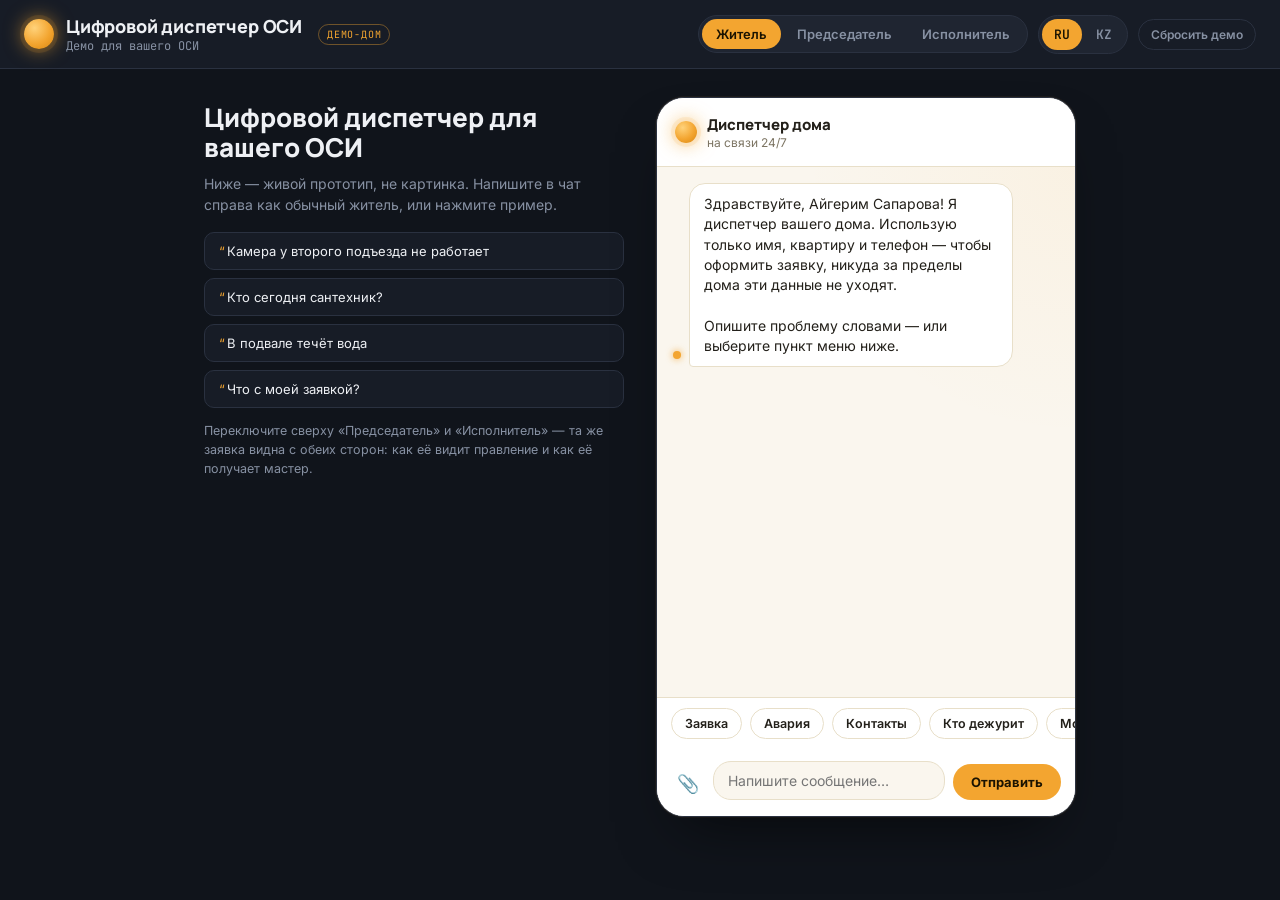
<file: index.html>
<!DOCTYPE html>
<html lang="ru">
<head>
  <meta charset="UTF-8" />
  <meta name="viewport" content="width=device-width, initial-scale=1.0" />
  <title>Цифровой диспетчер ОСИ</title>
  <link rel="preconnect" href="https://fonts.googleapis.com">
  <link rel="preconnect" href="https://fonts.gstatic.com" crossorigin>
  <link href="https://fonts.googleapis.com/css2?family=Manrope:wght@500;700;800&family=Inter:wght@400;500;600&family=JetBrains+Mono:wght@400;600&display=swap" rel="stylesheet">
  <link rel="stylesheet" href="style.css" />
</head>
<body>
  <div class="app" id="app" data-view="resident">

    <header class="topbar">
      <div class="brand">
        <span class="lamp-mark" aria-hidden="true"></span>
        <div class="brand-text">
          <div class="brand-name" id="appName"></div>
          <div class="brand-house" id="houseTag"></div>
        </div>
        <span class="badge" id="demoBadge"></span>
      </div>
      <div class="topbar-controls">
        <div class="switch view-switch">
          <button type="button" data-view="resident" class="active"></button>
          <button type="button" data-view="chairman"></button>
          <button type="button" data-view="staff"></button>
        </div>
        <div class="switch lang-switch">
          <button type="button" data-lang="ru">RU</button>
          <button type="button" data-lang="kz">KZ</button>
        </div>
        <button type="button" class="ghost-btn small" id="resetBtn"></button>
      </div>
    </header>

    <main class="stage">

      <section class="resident-view">
        <div class="resident-layout">
          <aside class="pitch-panel">
            <h1 class="pitch-title" id="pitchTitle"></h1>
            <p class="pitch-lead" id="pitchLead"></p>

            <div class="pitch-examples" id="pitchExamples"></div>

            <p class="pitch-hint" id="pitchHintViews"></p>
          </aside>

          <div class="phone">
            <div class="phone-header">
              <span class="lamp-mark small" aria-hidden="true"></span>
              <div>
                <div class="phone-title" id="chatTitle"></div>
                <div class="phone-status" id="chatOnline"></div>
              </div>
            </div>

            <div class="chat-window" id="chatWindow" aria-live="polite"></div>

            <div class="quick-menu" id="quickMenu"></div>

            <form class="composer" id="chatForm">
              <button type="button" class="icon-btn" id="attachBtn">📎</button>
              <input type="file" id="attachInput" accept="image/*" hidden>
              <label class="sr-only" for="messageInput">Сообщение</label>
              <textarea id="messageInput" rows="1"></textarea>
              <button type="submit" id="sendBtn" class="send-btn"></button>
            </form>
          </div>
        </div>
      </section>

      <section class="chairman-view">
        <div class="stat-row">
          <div class="stat-card" id="statNeedsAttention"><div class="stat-num">0</div><div class="stat-label"></div></div>
          <div class="stat-card" id="statInProgress"><div class="stat-num">0</div><div class="stat-label"></div></div>
          <div class="stat-card stat-warn" id="statOverdue"><div class="stat-num">0</div><div class="stat-label"></div></div>
          <div class="stat-card" id="statClosedToday"><div class="stat-num">0</div><div class="stat-label"></div></div>
          <button type="button" class="ai-summary-btn" id="aiSummaryBtn"></button>
        </div>

        <nav class="chair-tabs">
          <button type="button" data-tab="board" class="active" id="tabBoardBtn"></button>
          <button type="button" data-tab="directory" id="tabDirectoryBtn"></button>
          <button type="button" data-tab="audit" id="tabAuditLabel"></button>
        </nav>

        <div class="chair-panel active" data-panel="board">
          <div class="board-layout">
            <div class="board-main">
              <div class="filters">
                <select id="filterCategory"></select>
                <select id="filterStatus"></select>
              </div>
              <div class="req-list" id="requestsList"></div>
            </div>
            <aside class="board-side">
              <h3 id="dutyTodayHeader"></h3>
              <div class="duty-list" id="dutyList"></div>
            </aside>
          </div>
        </div>

        <div class="chair-panel" data-panel="directory">
          <div class="dir-grid">
            <div class="dir-block">
              <h3 id="directoryContactsLabel"></h3>
              <div class="dir-list" id="contactsEditor"></div>
              <form class="dir-add-form" id="contactAddForm">
                <input id="contactLabelInput" required>
                <input id="contactPhoneInput" required>
                <button type="submit" id="contactAddBtn"></button>
              </form>
            </div>

            <div class="dir-block">
              <h3 id="directoryStaffLabel"></h3>
              <div class="dir-list" id="staffEditor"></div>
              <form class="dir-add-form" id="staffAddForm">
                <input id="staffNameInput" required>
                <input id="staffRoleInput" required>
                <input id="staffPhoneInput" required>
                <button type="submit" id="staffAddBtn"></button>
              </form>
            </div>

            <div class="dir-block">
              <h3 id="directoryFaqLabel"></h3>
              <div class="dir-list" id="faqEditor"></div>
              <form class="dir-add-form" id="faqAddForm">
                <input id="faqQuestionInput" required>
                <input id="faqAnswerInput" required>
                <input id="faqKeywordsInput" required>
                <button type="submit" id="faqAddBtn"></button>
              </form>
            </div>

            <div class="dir-block">
              <h3 id="directoryAnnouncementsLabel"></h3>
              <div class="dir-list" id="announcementsEditor"></div>
              <form class="dir-add-form" id="annAddForm">
                <input id="annTitleInput" required>
                <input id="annTextInput" required>
                <input type="date" id="annDateInput">
                <button type="submit" id="annAddBtn"></button>
              </form>
            </div>
          </div>
        </div>

        <div class="chair-panel" data-panel="audit">
          <div class="audit-list" id="auditList"></div>
        </div>
      </section>

      <section class="staff-view">
        <div class="staff-head">
          <label for="staffPersona"><span id="staffPersonaLabel"></span>
            <select id="staffPersona"></select>
          </label>
          <span class="staff-onduty" id="staffOnDutyBadge"></span>
        </div>

        <div class="staff-section">
          <h3 id="staffNewHeader"></h3>
          <div class="staff-cards" id="staffNewCards"></div>
        </div>
        <div class="staff-section">
          <h3 id="staffActiveHeader"></h3>
          <div class="staff-cards" id="staffActiveCards"></div>
        </div>
        <div class="staff-section">
          <h3 id="staffDoneHeader"></h3>
          <div class="staff-cards" id="staffDoneCards"></div>
        </div>
      </section>

    </main>
  </div>

  <div class="modal" id="requestModal">
    <div class="modal-card">
      <div class="modal-head">
        <h3 id="modalTitle"></h3>
      </div>
      <div class="modal-meta" id="modalMeta"></div>
      <p class="modal-text" id="modalText"></p>
      <div class="modal-ai-note" id="modalAiNote"></div>

      <div class="modal-override-label" id="modalOverrideLabel"></div>
      <div class="modal-fields">
        <label><span id="modalCategoryLabel"></span><select id="modalCategory"></select></label>
        <label><span id="modalAssigneeLabel"></span><select id="modalAssignee"></select></label>
        <label><span id="modalStatusLabel"></span><select id="modalStatus"></select></label>
      </div>

      <h4 id="requestCardHistory"></h4>
      <div class="modal-history" id="modalHistory"></div>

      <div class="modal-actions">
        <button type="button" id="modalCloseBtn" class="ghost-btn"></button>
        <button type="button" id="modalSaveBtn" class="primary-btn"></button>
      </div>
    </div>
  </div>

  <div class="modal" id="aiSummaryModal">
    <div class="modal-card">
      <div class="modal-head">
        <h3 id="aiSummaryHeading"></h3>
      </div>
      <pre class="ai-summary-body" id="aiSummaryBody"></pre>
      <div class="modal-actions">
        <button type="button" id="aiSummaryCloseBtn" class="primary-btn"></button>
      </div>
    </div>
  </div>

  <script src="data.js"></script>
  <script src="ai.js"></script>
  <script src="strings.js"></script>
  <script src="app.js"></script>
</body>
</html>
</file>
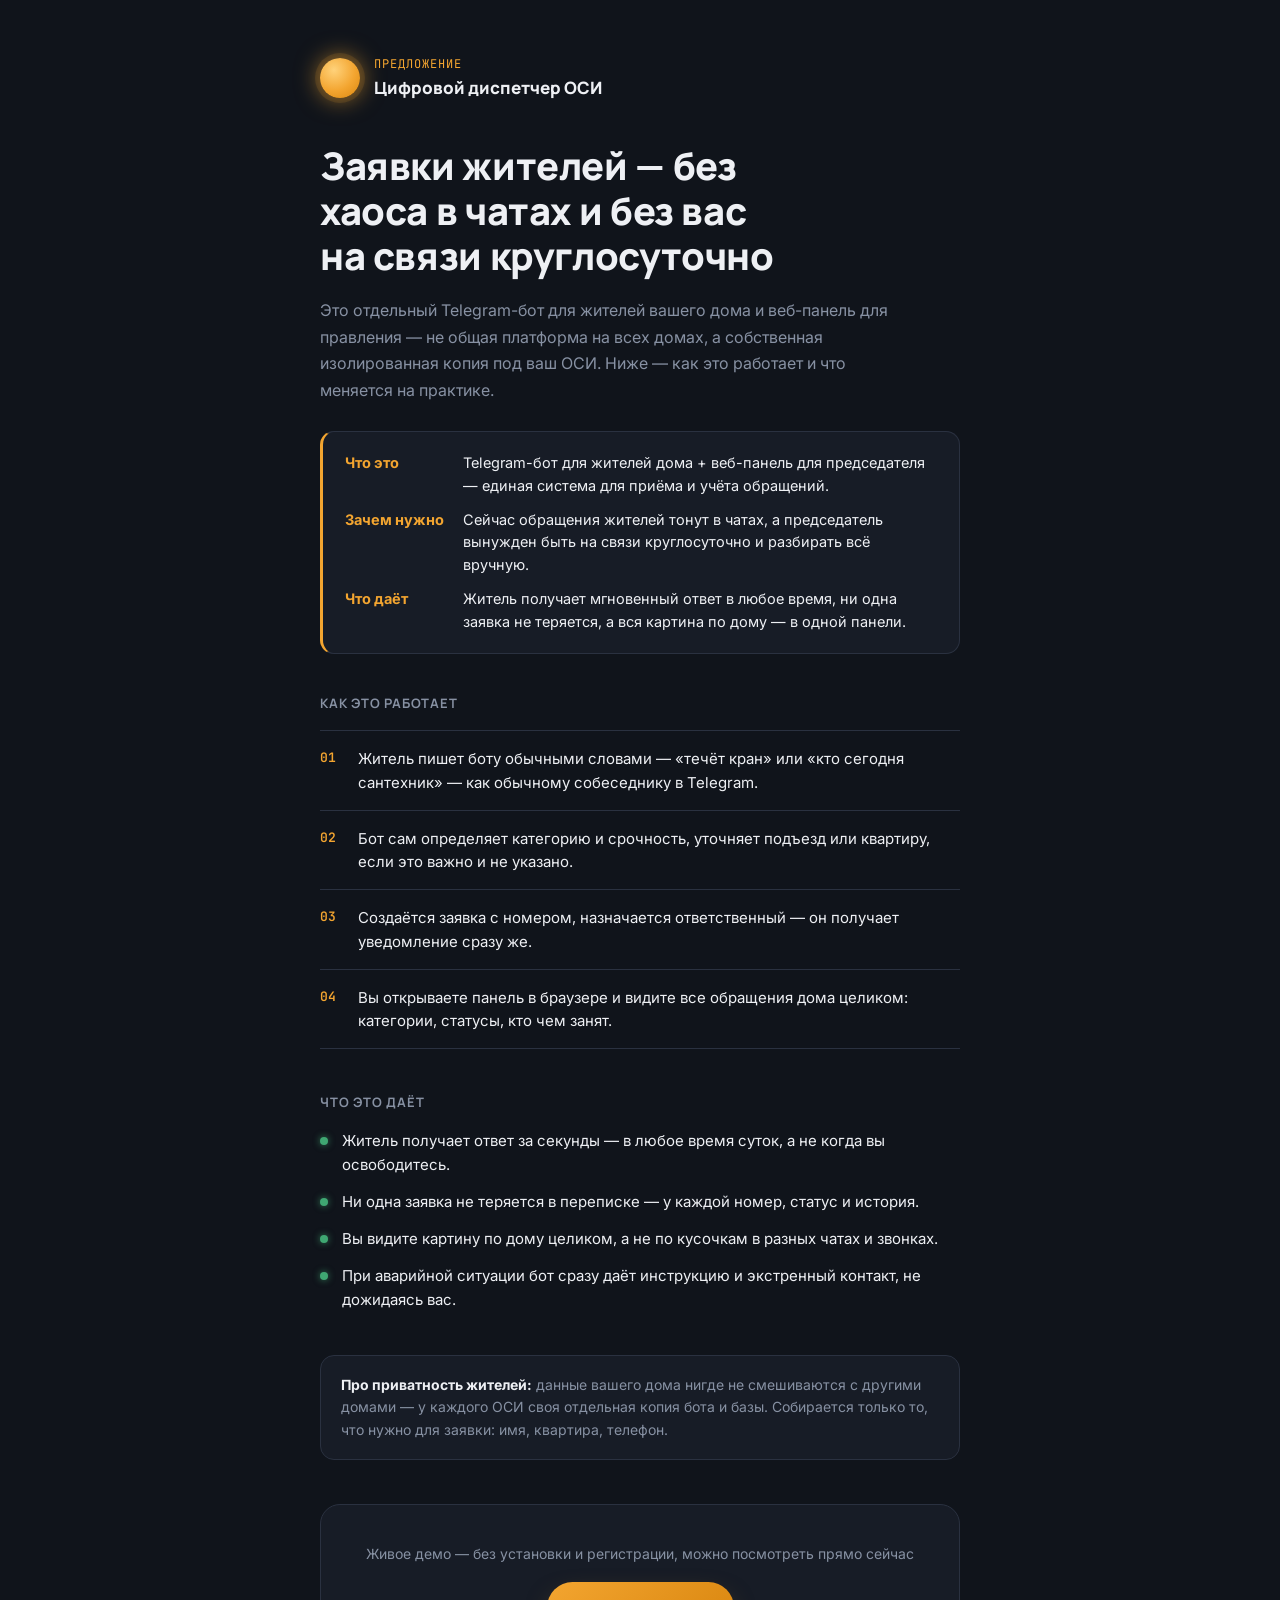
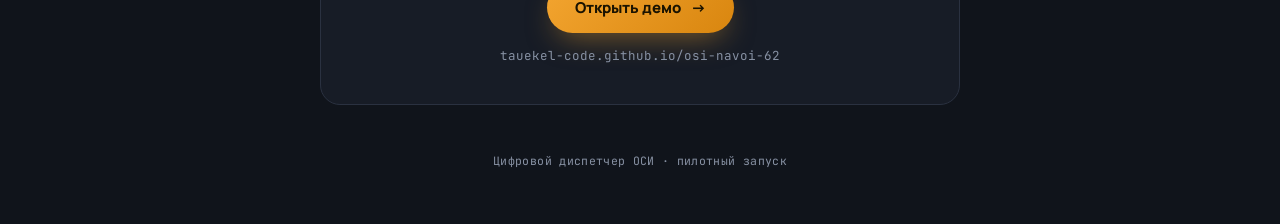
<file: proposal.html>
<!DOCTYPE html>
<html lang="ru">
<head>
  <meta charset="UTF-8" />
  <meta name="viewport" content="width=device-width, initial-scale=1.0" />
  <title>Предложение: диспетчер ОСИ</title>
  <link rel="preconnect" href="https://fonts.googleapis.com">
  <link rel="preconnect" href="https://fonts.gstatic.com" crossorigin>
  <link href="https://fonts.googleapis.com/css2?family=Manrope:wght@500;700;800&family=Inter:wght@400;500;600&family=JetBrains+Mono:wght@400;600&display=swap" rel="stylesheet">
  <style>
    :root {
      --ink: #10141b;
      --ink-2: #171c26;
      --ink-3: #1f2531;
      --ink-line: #2a3140;
      --ink-text: #eef0f4;
      --ink-text-mute: #8791a3;
      --amber: #f3a530;
      --amber-2: #d9860f;
      --amber-soft: rgba(243, 165, 48, 0.14);
      --calm: #3fa772;
      --font-display: 'Manrope', 'Segoe UI', sans-serif;
      --font-body: 'Inter', 'Segoe UI', sans-serif;
      --font-mono: 'JetBrains Mono', 'Consolas', monospace;
    }

    * { box-sizing: border-box; }

    body {
      background: var(--ink);
      color: var(--ink-text);
      font-family: var(--font-body);
      margin: 0;
      padding-inline: 20px;
      padding-block: 56px;
    }

    .page {
      max-width: 640px;
      margin: 0 auto;
    }

    .lamp {
      --size: 40px;
      width: var(--size); height: var(--size); border-radius: 50%;
      flex: none;
      background: radial-gradient(circle at 35% 30%, #ffd27a, var(--amber) 55%, var(--amber-2) 100%);
      box-shadow: 0 0 0 5px rgba(243,165,48,0.12), 0 0 22px 3px rgba(243,165,48,0.55);
      animation: breathe 3.4s ease-in-out infinite;
    }
    @media (prefers-reduced-motion: reduce) { .lamp { animation: none; } }
    @keyframes breathe {
      0%, 100% { box-shadow: 0 0 0 5px rgba(243,165,48,0.12), 0 0 16px 1px rgba(243,165,48,0.45); }
      50% { box-shadow: 0 0 0 7px rgba(243,165,48,0.16), 0 0 26px 5px rgba(243,165,48,0.75); }
    }

    header.top {
      display: flex; align-items: center; gap: 14px;
      margin-bottom: 44px;
    }
    .top-text .eyebrow {
      font-family: var(--font-mono); font-size: 12px; letter-spacing: 0.08em; text-transform: uppercase;
      color: var(--amber); margin: 0 0 4px;
    }
    .top-text .house {
      font-family: var(--font-display); font-weight: 800; font-size: 17px; margin: 0;
    }

    h1 {
      font-family: var(--font-display); font-weight: 800; font-size: clamp(28px, 5vw, 38px);
      line-height: 1.18; letter-spacing: -0.01em; margin: 0 0 20px;
      text-wrap: balance;
    }

    p.lead {
      font-size: 16px; line-height: 1.65; color: var(--ink-text-mute); margin: 0 0 28px;
      max-width: 58ch;
    }

    .tldr {
      background: var(--ink-2); border: 1px solid var(--ink-line); border-left: 3px solid var(--amber);
      border-radius: 14px; padding: 20px 22px; margin-bottom: 40px;
      display: flex; flex-direction: column; gap: 12px;
    }
    .tldr-row { display: flex; gap: 10px; font-size: 14.5px; line-height: 1.55; }
    .tldr-row b { flex: none; color: var(--amber); font-weight: 700; min-width: 108px; }
    .tldr-row span { color: var(--ink-text); }

    section { margin-bottom: 44px; }

    h2 {
      font-family: var(--font-display); font-weight: 700; font-size: 13px;
      letter-spacing: 0.06em; text-transform: uppercase; color: var(--ink-text-mute);
      margin: 0 0 18px;
    }

    .steps { list-style: none; margin: 0; padding: 0; display: flex; flex-direction: column; gap: 0; }
    .steps li {
      display: flex; gap: 16px; padding-block: 16px;
      border-top: 1px solid var(--ink-line);
    }
    .steps li:last-child { border-bottom: 1px solid var(--ink-line); }
    .step-num {
      font-family: var(--font-mono); font-weight: 600; font-size: 13px; color: var(--amber);
      flex: none; width: 22px; padding-top: 2px;
    }
    .step-body p { margin: 0; font-size: 15px; line-height: 1.55; color: var(--ink-text); }

    .benefits { list-style: none; margin: 0; padding: 0; display: flex; flex-direction: column; gap: 14px; }
    .benefits li { display: flex; gap: 14px; align-items: flex-start; font-size: 15px; line-height: 1.55; }
    .benefits .dot {
      width: 8px; height: 8px; border-radius: 50%; background: var(--calm); flex: none; margin-top: 8px;
      box-shadow: 0 0 6px 1px rgba(63,167,114,0.5);
    }

    .isolation-note {
      background: var(--ink-2); border: 1px solid var(--ink-line); border-radius: 14px;
      padding: 18px 20px; font-size: 14px; line-height: 1.6; color: var(--ink-text-mute);
    }
    .isolation-note strong { color: var(--ink-text); }

    .cta-block {
      text-align: center; padding: 40px 24px; margin-bottom: 36px;
      background: var(--ink-2); border: 1px solid var(--ink-line); border-radius: 20px;
    }
    .cta-block p { margin: 0 0 20px; color: var(--ink-text-mute); font-size: 14px; }
    .cta-btn {
      display: inline-flex; align-items: center; gap: 10px;
      background: linear-gradient(135deg, var(--amber), var(--amber-2));
      color: #1a1300; text-decoration: none; font-family: var(--font-display); font-weight: 800; font-size: 15px;
      padding: 15px 28px; border-radius: 999px;
      box-shadow: 0 12px 30px -10px rgba(243,165,48,0.5);
    }
    .cta-btn .arrow { transition: transform .15s; }
    .cta-btn:hover .arrow { transform: translateX(3px); }
    .cta-url {
      display: block; margin-top: 14px; font-family: var(--font-mono); font-size: 12.5px; color: var(--ink-text-mute);
    }

    footer {
      text-align: center; font-family: var(--font-mono); font-size: 11.5px; color: var(--ink-text-mute);
      letter-spacing: 0.03em; padding-top: 12px;
    }
  </style>
</head>
<body>

<div class="page">

  <header class="top">
    <div class="lamp" aria-hidden="true"></div>
    <div class="top-text">
      <p class="eyebrow">Предложение</p>
      <p class="house">Цифровой диспетчер ОСИ</p>
    </div>
  </header>

  <h1>Заявки жителей — без хаоса в чатах и без вас на связи круглосуточно</h1>
  <p class="lead">
    Это отдельный Telegram-бот для жителей вашего дома и веб-панель для правления — не общая платформа на всех домах,
    а собственная изолированная копия под ваш ОСИ. Ниже — как это работает и что меняется на практике.
  </p>

  <div class="tldr">
    <div class="tldr-row"><b>Что это</b><span>Telegram-бот для жителей дома + веб-панель для председателя — единая система для приёма и учёта обращений.</span></div>
    <div class="tldr-row"><b>Зачем нужно</b><span>Сейчас обращения жителей тонут в чатах, а председатель вынужден быть на связи круглосуточно и разбирать всё вручную.</span></div>
    <div class="tldr-row"><b>Что даёт</b><span>Житель получает мгновенный ответ в любое время, ни одна заявка не теряется, а вся картина по дому — в одной панели.</span></div>
  </div>

  <section>
    <h2>Как это работает</h2>
    <ol class="steps">
      <li>
        <span class="step-num">01</span>
        <div class="step-body"><p>Житель пишет боту обычными словами — «течёт кран» или «кто сегодня сантехник» — как обычному собеседнику в Telegram.</p></div>
      </li>
      <li>
        <span class="step-num">02</span>
        <div class="step-body"><p>Бот сам определяет категорию и срочность, уточняет подъезд или квартиру, если это важно и не указано.</p></div>
      </li>
      <li>
        <span class="step-num">03</span>
        <div class="step-body"><p>Создаётся заявка с номером, назначается ответственный — он получает уведомление сразу же.</p></div>
      </li>
      <li>
        <span class="step-num">04</span>
        <div class="step-body"><p>Вы открываете панель в браузере и видите все обращения дома целиком: категории, статусы, кто чем занят.</p></div>
      </li>
    </ol>
  </section>

  <section>
    <h2>Что это даёт</h2>
    <ul class="benefits">
      <li><span class="dot"></span>Житель получает ответ за секунды — в любое время суток, а не когда вы освободитесь.</li>
      <li><span class="dot"></span>Ни одна заявка не теряется в переписке — у каждой номер, статус и история.</li>
      <li><span class="dot"></span>Вы видите картину по дому целиком, а не по кусочкам в разных чатах и звонках.</li>
      <li><span class="dot"></span>При аварийной ситуации бот сразу даёт инструкцию и экстренный контакт, не дожидаясь вас.</li>
    </ul>
  </section>

  <section>
    <div class="isolation-note">
      <strong>Про приватность жителей:</strong> данные вашего дома нигде не смешиваются с другими домами — у каждого ОСИ своя отдельная копия бота и базы. Собирается только то, что нужно для заявки: имя, квартира, телефон.
    </div>
  </section>

  <div class="cta-block">
    <p>Живое демо — без установки и регистрации, можно посмотреть прямо сейчас</p>
    <a class="cta-btn" href="https://tauekel-code.github.io/osi-navoi-62/" target="_blank" rel="noopener">
      Открыть демо <span class="arrow">→</span>
    </a>
    <span class="cta-url">tauekel-code.github.io/osi-navoi-62</span>
  </div>

  <footer>Цифровой диспетчер ОСИ · пилотный запуск</footer>

</div>
</body>
</html>
</file>
<file: style.css>
/* ============================================================
   Цифровой диспетчер ОСИ — «диспетчерская» визуальная система.
   Сигнатурный элемент: лампа дежурного (glow-точка), которая
   встречается у аватара бота, у каждой заявки и у каждого
   сотрудника — как индикаторы на настоящем диспетчерском пульте.
   ============================================================ */

:root {
  --ink: #10141b;
  --ink-2: #171c26;
  --ink-3: #1f2531;
  --ink-line: #2a3140;
  --ink-text: #eef0f4;
  --ink-text-mute: #8791a3;

  --paper: #faf6ee;
  --paper-2: #ffffff;
  --paper-line: #e8dfc9;
  --paper-text: #23201a;
  --paper-text-mute: #7c7462;

  --amber: #f3a530;
  --amber-2: #d9860f;
  --amber-soft: rgba(243, 165, 48, 0.16);
  --alarm: #e5484d;
  --alarm-soft: rgba(229, 72, 77, 0.16);
  --calm: #3fa772;
  --calm-soft: rgba(63, 167, 114, 0.16);
  --info: #4c8dff;
  --info-soft: rgba(76, 141, 255, 0.16);
  --wait: #9b7cf2;
  --wait-soft: rgba(155, 124, 242, 0.16);

  --font-display: 'Manrope', 'Segoe UI', sans-serif;
  --font-body: 'Inter', 'Segoe UI', sans-serif;
  --font-mono: 'JetBrains Mono', 'Consolas', monospace;

  --radius: 16px;
  --radius-sm: 10px;
}

* { box-sizing: border-box; }

html, body {
  margin: 0;
  min-height: 100vh;
  background: var(--ink);
  color: var(--ink-text);
  font-family: var(--font-body);
}

.sr-only {
  position: absolute; width: 1px; height: 1px; padding: 0; margin: -1px;
  overflow: hidden; clip: rect(0,0,0,0); white-space: nowrap; border: 0;
}

button { font-family: inherit; cursor: pointer; }
input, select, textarea { font-family: inherit; }

/* ---------- Lamp signature ---------- */

.lamp-mark {
  --size: 30px;
  width: var(--size); height: var(--size); border-radius: 50%;
  flex: none;
  background: radial-gradient(circle at 35% 30%, #ffd27a, var(--amber) 55%, var(--amber-2) 100%);
  box-shadow: 0 0 0 4px rgba(243,165,48,0.12), 0 0 18px 2px rgba(243,165,48,0.55);
  animation: lamp-breathe 3.2s ease-in-out infinite;
}
.lamp-mark.small { --size: 22px; }

@keyframes lamp-breathe {
  0%, 100% { box-shadow: 0 0 0 4px rgba(243,165,48,0.12), 0 0 14px 1px rgba(243,165,48,0.45); }
  50% { box-shadow: 0 0 0 6px rgba(243,165,48,0.16), 0 0 22px 4px rgba(243,165,48,0.75); }
}

.dot {
  display: inline-block; width: 9px; height: 9px; border-radius: 50%; flex: none;
}
.dot-alarm { background: var(--alarm); box-shadow: 0 0 8px 1px rgba(229,72,77,0.7); animation: dot-pulse 1.4s ease-in-out infinite; }
.dot-high { background: var(--amber); box-shadow: 0 0 6px 1px rgba(243,165,48,0.6); }
.dot-calm { background: var(--calm); box-shadow: 0 0 6px 1px rgba(63,167,114,0.5); }
.dot-off { background: #4a5266; }

@keyframes dot-pulse {
  0%, 100% { opacity: 1; } 50% { opacity: 0.45; }
}

@media (prefers-reduced-motion: reduce) {
  .lamp-mark, .dot-alarm { animation: none; }
}

/* ---------- Layout shell ---------- */

.app { min-height: 100vh; display: flex; flex-direction: column; }

.topbar {
  display: flex; align-items: center; justify-content: space-between;
  gap: 16px; flex-wrap: wrap;
  padding: 14px 24px;
  background: var(--ink-2);
  border-bottom: 1px solid var(--ink-line);
}

.brand { display: flex; align-items: center; gap: 12px; }
.brand-name { font-family: var(--font-display); font-weight: 800; font-size: 18px; letter-spacing: -0.01em; }
.brand-house { font-family: var(--font-mono); font-size: 12px; color: var(--ink-text-mute); }
.badge {
  font-family: var(--font-mono); font-size: 10px; letter-spacing: 0.08em;
  color: var(--amber); border: 1px solid rgba(243,165,48,0.4);
  padding: 3px 8px; border-radius: 999px; text-transform: uppercase;
  margin-left: 4px;
}

.topbar-controls { display: flex; align-items: center; gap: 10px; flex-wrap: wrap; }

.switch {
  display: inline-flex; background: var(--ink-3); border: 1px solid var(--ink-line);
  border-radius: 999px; padding: 3px; gap: 2px;
}
.switch button {
  border: none; background: transparent; color: var(--ink-text-mute);
  font-size: 13px; font-weight: 600; padding: 7px 14px; border-radius: 999px;
  transition: background .15s, color .15s;
}
.switch button.active { background: var(--amber); color: #1a1300; }
.lang-switch button { padding: 7px 12px; font-family: var(--font-mono); }

.ghost-btn {
  background: transparent; border: 1px solid var(--ink-line); color: var(--ink-text-mute);
  border-radius: 999px; padding: 8px 16px; font-size: 13px; font-weight: 600;
  transition: border-color .15s, color .15s;
}
.ghost-btn:hover { border-color: var(--amber); color: var(--amber); }
.ghost-btn.small { padding: 7px 12px; font-size: 12px; }

.primary-btn {
  background: var(--amber); color: #1a1300; border: none; border-radius: 999px;
  padding: 9px 18px; font-weight: 700; font-size: 13px;
}
.primary-btn:hover { background: var(--amber-2); }

.stage { flex: 1; padding: 28px 24px 40px; }

/* ---------- Resident: phone ---------- */

.resident-view, .chairman-view, .staff-view { display: none; }
[data-view="resident"] .resident-view { display: flex; justify-content: center; }
[data-view="chairman"] .chairman-view { display: block; }
[data-view="staff"] .staff-view { display: block; }

.resident-layout {
  display: flex; gap: 32px; align-items: flex-start; justify-content: center;
  max-width: 980px; width: 100%; flex-wrap: wrap;
}

.pitch-panel {
  flex: 1 1 340px; max-width: 420px; padding-top: 6px;
}
.pitch-title {
  font-family: var(--font-display); font-weight: 800; font-size: 26px; line-height: 1.15;
  color: var(--ink-text); margin: 0 0 10px;
}
.pitch-lead { font-size: 14px; color: var(--ink-text-mute); line-height: 1.55; margin: 0 0 16px; }

.pitch-examples { display: flex; flex-direction: column; gap: 8px; margin-bottom: 14px; }
.pitch-example {
  text-align: left; background: var(--ink-2); border: 1px solid var(--ink-line); color: var(--ink-text);
  border-radius: var(--radius-sm); padding: 10px 14px; font-size: 13px;
  transition: border-color .15s, background .15s;
}
.pitch-example::before { content: '“'; color: var(--amber); margin-right: 2px; }
.pitch-example:hover { border-color: var(--amber); background: var(--ink-3); }

.pitch-hint { font-size: 12.5px; color: var(--ink-text-mute); margin: 0 0 22px; line-height: 1.5; }

.phone {
  width: 100%; max-width: 420px; height: min(720px, 80vh);
  display: flex; flex-direction: column;
  background: var(--paper);
  border-radius: 28px;
  border: 1px solid var(--ink-line);
  box-shadow: 0 30px 60px -25px rgba(0,0,0,0.6), 0 0 0 1px rgba(243,165,48,0.06);
  overflow: hidden;
}

.phone-header {
  display: flex; align-items: center; gap: 10px;
  padding: 16px 18px; background: var(--paper-2);
  border-bottom: 1px solid var(--paper-line);
  flex: none;
}
.phone-title { font-family: var(--font-display); font-weight: 800; color: var(--paper-text); font-size: 15px; }
.phone-status { font-size: 12px; color: var(--paper-text-mute); }

.chat-window {
  flex: 1; overflow-y: auto; padding: 16px; display: flex; flex-direction: column; gap: 10px;
  background:
    radial-gradient(circle at 100% 0%, rgba(243,165,48,0.06), transparent 40%),
    var(--paper);
}

.msg { display: flex; align-items: flex-end; gap: 8px; max-width: 88%; }
.msg.bot { align-self: flex-start; }
.msg.user { align-self: flex-end; flex-direction: row-reverse; }

.msg-lamp {
  width: 8px; height: 8px; border-radius: 50%; margin-bottom: 8px; flex: none;
  background: var(--amber); box-shadow: 0 0 6px 1px rgba(243,165,48,0.6);
}

.bubble {
  padding: 10px 14px; border-radius: 16px; font-size: 14px; line-height: 1.45;
  white-space: pre-wrap; word-break: break-word;
}
.msg.bot .bubble { background: var(--paper-2); border: 1px solid var(--paper-line); color: var(--paper-text); border-bottom-left-radius: 4px; }
.msg.user .bubble { background: var(--ink); color: var(--paper); border-bottom-right-radius: 4px; }

.ticket-chip {
  margin-top: 8px; display: flex; align-items: center; gap: 6px;
  font-family: var(--font-mono); font-size: 12px; font-weight: 600;
  background: var(--amber-soft); color: var(--amber-2);
  padding: 6px 10px; border-radius: 999px; width: fit-content;
}
.chat-photo { margin-top: 6px; max-width: 180px; border-radius: 10px; display: block; }

.chip-row { display: flex; gap: 8px; margin-top: 10px; flex-wrap: wrap; }
.chip {
  border: 1px solid var(--paper-line); background: var(--paper-2); color: var(--paper-text);
  border-radius: 999px; padding: 7px 13px; font-size: 12.5px; font-weight: 600;
  transition: border-color .15s, background .15s;
}
.chip:hover { border-color: var(--amber); background: var(--amber-soft); }
.chip-danger { border-color: transparent; background: var(--alarm-soft); color: var(--alarm); }
.chip-danger:hover { background: var(--alarm); color: #fff; }

.quick-menu {
  display: flex; gap: 8px; padding: 10px 14px; overflow-x: auto;
  background: var(--paper-2); border-top: 1px solid var(--paper-line); flex: none;
}
.menu-chip { flex: none; }

.composer {
  display: flex; align-items: flex-end; gap: 8px; padding: 12px 14px 16px;
  background: var(--paper-2); flex: none;
}
.icon-btn {
  background: transparent; border: none; font-size: 18px; padding: 6px;
  color: var(--paper-text-mute); flex: none;
}
#attachInput { display: none; }
.composer textarea {
  flex: 1; resize: none; border: 1px solid var(--paper-line); border-radius: 18px;
  padding: 10px 14px; font-size: 14px; max-height: 140px; background: var(--paper);
  color: var(--paper-text);
}
.composer textarea:focus { outline: 2px solid var(--amber); outline-offset: 1px; }
.send-btn {
  background: var(--amber); color: #1a1300; border: none; border-radius: 999px;
  padding: 10px 18px; font-weight: 700; font-size: 13px; flex: none;
}
.send-btn:hover { background: var(--amber-2); }

/* ---------- Chairman: dispatcher board ---------- */

.stat-row { display: flex; gap: 12px; flex-wrap: wrap; margin-bottom: 18px; align-items: stretch; }

.stat-card {
  background: var(--ink-2); border: 1px solid var(--ink-line); border-radius: var(--radius);
  padding: 16px 20px; min-width: 150px; flex: 1;
}
.stat-card .stat-num { font-family: var(--font-display); font-weight: 800; font-size: 32px; color: var(--ink-text); }
.stat-card .stat-label { font-size: 12px; color: var(--ink-text-mute); margin-top: 4px; }
.stat-card.stat-warn { border-color: rgba(229,72,77,0.4); }
.stat-card.stat-warn .stat-num { color: var(--alarm); }

.ai-summary-btn {
  background: linear-gradient(135deg, var(--amber), var(--amber-2));
  color: #1a1300; border: none; border-radius: var(--radius);
  padding: 0 22px; font-weight: 800; font-size: 14px; min-width: 180px;
  display: flex; align-items: center; justify-content: center; gap: 8px;
}
.ai-summary-btn::before {
  content: ''; width: 8px; height: 8px; border-radius: 50%; background: #1a1300;
  box-shadow: 0 0 6px 1px rgba(0,0,0,0.4);
}

.chair-tabs { display: flex; gap: 4px; border-bottom: 1px solid var(--ink-line); margin-bottom: 18px; }
.chair-tabs button {
  background: transparent; border: none; color: var(--ink-text-mute);
  padding: 10px 6px; margin-right: 18px; font-weight: 700; font-size: 14px;
  border-bottom: 2px solid transparent;
}
.chair-tabs button.active { color: var(--amber); border-bottom-color: var(--amber); }

.chair-panel { display: none; }
.chair-panel.active { display: block; }

.board-layout { display: grid; grid-template-columns: 1fr 280px; gap: 20px; align-items: start; }

.filters { display: flex; gap: 10px; margin-bottom: 12px; }
.filters select {
  background: var(--ink-2); color: var(--ink-text); border: 1px solid var(--ink-line);
  border-radius: var(--radius-sm); padding: 8px 12px; font-size: 13px;
}

.req-list { display: flex; flex-direction: column; gap: 6px; }
.req-row {
  display: grid; grid-template-columns: 14px 56px 1fr 1fr 110px 140px;
  align-items: center; gap: 12px;
  background: var(--ink-2); border: 1px solid var(--ink-line); border-left: 3px solid transparent;
  border-radius: var(--radius-sm); padding: 11px 14px; font-size: 13px;
}
.req-row:hover { background: var(--ink-3); cursor: pointer; }
.req-row.req-overdue { border-left-color: var(--alarm); background: linear-gradient(90deg, var(--alarm-soft), var(--ink-2) 20%); }
.req-id { font-family: var(--font-mono); font-weight: 700; color: var(--ink-text); }
.req-cat { color: var(--ink-text); }
.req-loc { color: var(--ink-text-mute); font-size: 12.5px; }
.req-assignee { color: var(--ink-text-mute); font-size: 12.5px; text-align: right; }

.req-status {
  font-size: 11.5px; font-weight: 700; padding: 4px 9px; border-radius: 999px; text-align: center;
}
.status-новая { background: var(--info-soft); color: var(--info); }
.status-принята { background: var(--info-soft); color: var(--info); }
.status-вработе { background: var(--amber-soft); color: var(--amber); }
.status-ожидает { background: var(--wait-soft); color: var(--wait); }
.status-выполнена { background: var(--calm-soft); color: var(--calm); }
.status-закрыта { background: rgba(135,145,163,0.16); color: var(--ink-text-mute); }

.board-side {
  background: var(--ink-2); border: 1px solid var(--ink-line); border-radius: var(--radius);
  padding: 16px;
}
.board-side h3 { margin: 0 0 12px; font-family: var(--font-display); font-size: 14px; color: var(--ink-text); }
.duty-list { display: flex; flex-direction: column; gap: 12px; }
.duty-row { display: flex; align-items: flex-start; gap: 10px; }
.duty-row .dot { margin-top: 5px; }
.duty-name { font-size: 13px; font-weight: 600; color: var(--ink-text); }
.duty-role { font-size: 12px; color: var(--ink-text-mute); }

.empty-hint { color: var(--ink-text-mute); font-size: 13px; padding: 20px; text-align: center; }

/* Directory */

.dir-grid { display: grid; grid-template-columns: 1fr 1fr; gap: 16px; }
.dir-block {
  background: var(--ink-2); border: 1px solid var(--ink-line); border-radius: var(--radius);
  padding: 16px;
}
.dir-block h3 { margin: 0 0 12px; font-family: var(--font-display); font-size: 14px; }
.dir-list { display: flex; flex-direction: column; gap: 6px; margin-bottom: 12px; max-height: 220px; overflow-y: auto; }
.dir-row {
  display: flex; align-items: center; gap: 10px; justify-content: space-between;
  background: var(--ink-3); border-radius: var(--radius-sm); padding: 8px 10px; font-size: 12.5px;
}
.dir-row-wrap { flex-wrap: wrap; }
.dir-row span { color: var(--ink-text-mute); }
.dir-row .dir-strong { color: var(--ink-text); font-weight: 600; flex: 1 1 100%; }
.dir-mono { font-family: var(--font-mono); }

.dir-add-form { display: flex; gap: 6px; flex-wrap: wrap; }
.dir-add-form input {
  flex: 1; min-width: 90px; background: var(--ink-3); border: 1px solid var(--ink-line);
  border-radius: var(--radius-sm); padding: 7px 10px; color: var(--ink-text); font-size: 12.5px;
}
.dir-add-form button {
  background: var(--amber); color: #1a1300; border: none; border-radius: var(--radius-sm);
  padding: 7px 14px; font-weight: 700; font-size: 12.5px;
}

/* Audit */

.audit-list { display: flex; flex-direction: column; gap: 4px; }
.audit-row {
  display: grid; grid-template-columns: 70px 1fr auto 1fr 50px; gap: 10px; align-items: center;
  background: var(--ink-2); border: 1px solid var(--ink-line); border-radius: var(--radius-sm);
  padding: 9px 12px; font-size: 12px; font-family: var(--font-mono);
}
.audit-time { color: var(--ink-text-mute); }
.audit-input { color: var(--ink-text); overflow: hidden; text-overflow: ellipsis; white-space: nowrap; }
.audit-arrow { color: var(--amber); }
.audit-outcome { color: var(--ink-text-mute); }
.audit-conf { color: var(--calm); text-align: right; }

/* ---------- Staff (Исполнитель) ---------- */

.staff-head {
  display: flex; align-items: center; gap: 14px; flex-wrap: wrap; margin-bottom: 20px;
  background: var(--ink-2); border: 1px solid var(--ink-line); border-radius: var(--radius);
  padding: 14px 18px;
}
.staff-head label { display: flex; align-items: center; gap: 10px; font-size: 13px; color: var(--ink-text-mute); }
.staff-head select {
  background: var(--ink-3); color: var(--ink-text); border: 1px solid var(--ink-line);
  border-radius: var(--radius-sm); padding: 8px 12px; font-size: 13px; font-weight: 600;
}
.staff-onduty { font-size: 12px; padding: 5px 11px; border-radius: 999px; font-weight: 700; }
.staff-onduty.on { background: var(--calm-soft); color: var(--calm); }
.staff-onduty.off { background: rgba(135,145,163,0.16); color: var(--ink-text-mute); }

.staff-section h3 {
  font-family: var(--font-display); font-size: 14px; color: var(--ink-text); margin: 22px 0 10px;
}
.staff-section:first-of-type h3 { margin-top: 0; }

.staff-cards { display: flex; flex-direction: column; gap: 10px; }
.staff-card {
  background: var(--ink-2); border: 1px solid var(--ink-line); border-left: 3px solid var(--ink-line);
  border-radius: var(--radius); padding: 14px 16px;
}
.staff-card.staff-card-alarm { border-left-color: var(--alarm); }
.staff-card-top { display: flex; align-items: center; gap: 10px; margin-bottom: 6px; }
.staff-card-id { font-family: var(--font-mono); font-weight: 700; color: var(--ink-text); }
.staff-card-cat { color: var(--ink-text); font-weight: 600; }
.staff-card-loc { color: var(--ink-text-mute); font-size: 12.5px; margin-left: auto; }
.staff-card-text { font-size: 13px; color: var(--ink-text); background: var(--ink-3); border-radius: var(--radius-sm); padding: 9px 11px; margin-bottom: 10px; }
.staff-card-meta { display: flex; justify-content: space-between; align-items: center; gap: 10px; flex-wrap: wrap; }
.staff-card-resident { font-size: 12px; color: var(--ink-text-mute); }
.staff-card-actions { display: flex; gap: 8px; align-items: center; }
.staff-card-actions select {
  background: var(--ink-3); color: var(--ink-text); border: 1px solid var(--ink-line);
  border-radius: var(--radius-sm); padding: 6px 10px; font-size: 12.5px;
}

/* ---------- Modals ---------- */

.modal {
  display: none; position: fixed; inset: 0; background: rgba(8,10,14,0.72);
  align-items: center; justify-content: center; padding: 20px; z-index: 50;
}
.modal.open { display: flex; }
.modal-card {
  background: var(--ink-2); border: 1px solid var(--ink-line); border-radius: var(--radius);
  padding: 22px; width: 100%; max-width: 480px; max-height: 85vh; overflow-y: auto;
  box-shadow: 0 30px 60px -20px rgba(0,0,0,0.7);
}
.modal-head { display: flex; justify-content: space-between; align-items: center; margin-bottom: 6px; }
.modal-head h3 { margin: 0; font-family: var(--font-display); font-size: 17px; }
.modal-meta { display: flex; align-items: center; gap: 8px; font-size: 12.5px; color: var(--ink-text-mute); margin-bottom: 10px; }
.modal-text { font-size: 13.5px; color: var(--ink-text); background: var(--ink-3); padding: 10px 12px; border-radius: var(--radius-sm); }
.modal-ai-note { font-size: 12px; color: var(--amber); margin: 10px 0 4px; }
.modal-override-label { font-size: 11.5px; color: var(--ink-text-mute); text-transform: uppercase; letter-spacing: 0.06em; margin-bottom: 6px; }

.modal-fields { display: flex; gap: 10px; flex-wrap: wrap; margin-bottom: 16px; }
.modal-fields label { display: flex; flex-direction: column; gap: 4px; font-size: 11px; color: var(--ink-text-mute); flex: 1; min-width: 120px; }
.modal-fields select {
  background: var(--ink-3); border: 1px solid var(--ink-line); border-radius: var(--radius-sm);
  padding: 8px 10px; color: var(--ink-text); font-size: 13px;
}

.modal-history { display: flex; flex-direction: column; gap: 6px; margin: 10px 0 16px; }
.hist-row { display: flex; gap: 10px; font-size: 12px; border-left: 2px solid var(--ink-line); padding-left: 10px; }
.hist-time { font-family: var(--font-mono); color: var(--ink-text-mute); flex: none; }

.modal-actions { display: flex; justify-content: flex-end; gap: 10px; }

.ai-summary-body {
  font-family: var(--font-body); font-size: 13.5px; color: var(--ink-text);
  white-space: pre-wrap; line-height: 1.7; background: var(--ink-3);
  padding: 14px; border-radius: var(--radius-sm); margin: 12px 0;
}

/* ---------- Responsive ---------- */

@media (max-width: 900px) {
  .board-layout { grid-template-columns: 1fr; }
  .dir-grid { grid-template-columns: 1fr; }
  .req-row { grid-template-columns: 12px 46px 1fr 90px; }
  .req-loc, .req-assignee { display: none; }
}

@media (max-width: 560px) {
  .stage { padding: 16px 10px 28px; }
  .topbar { padding: 12px 14px; }
  .phone { height: min(680px, 85vh); border-radius: 20px; }
  .stat-card { min-width: 130px; padding: 14px; }
}
</file>
